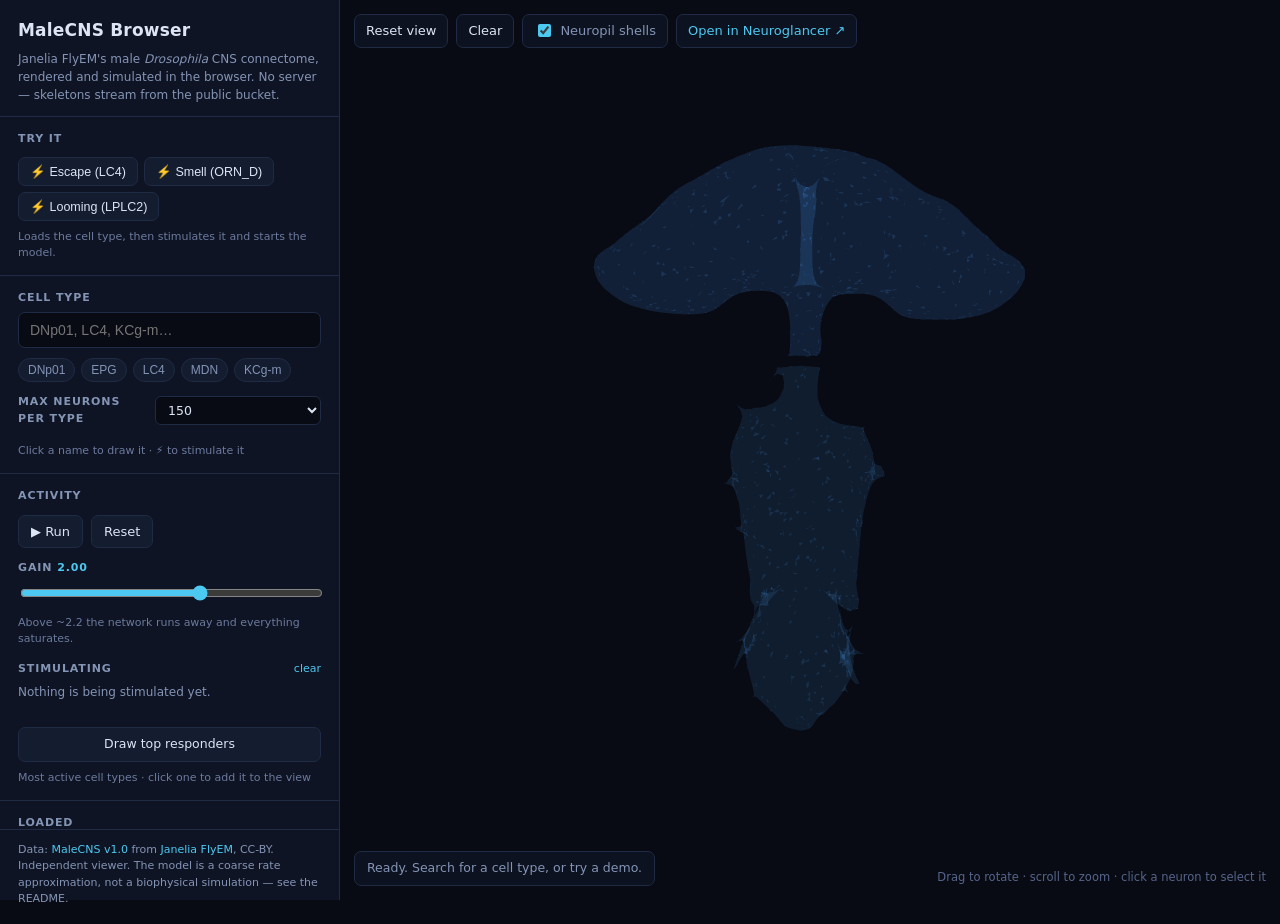
<file: index.html>
<!DOCTYPE html>
<html lang="en">
<head>
<meta charset="utf-8">
<meta name="viewport" content="width=device-width, initial-scale=1">
<title>MaleCNS Browser — the fly connectome, running</title>
<meta name="description" content="A static, backend-free 3D browser for the Janelia FlyEM male Drosophila CNS connectome, with a signed rate model you can stimulate and watch propagate.">
<link rel="icon" href="data:image/svg+xml,<svg xmlns='http://www.w3.org/2000/svg' viewBox='0 0 16 16'><text y='13' font-size='13'>🪰</text></svg>">
<link rel="stylesheet" href="assets/style.css">
</head>
<body>

<div id="app">
  <aside id="sidebar">
    <header>
      <h1>MaleCNS Browser</h1>
      <p class="sub">
        Janelia FlyEM's male <i>Drosophila</i> CNS connectome, rendered and simulated in
        the browser. No server — skeletons stream from the public bucket.
      </p>
    </header>

    <section class="panel">
      <h2>Try it</h2>
      <div class="examples demos">
        <button data-demo="LC4" title="Looming detectors drive the giant-fiber escape circuit">⚡ Escape (LC4)</button>
        <button data-demo="ORN_D" title="Olfactory receptor neurons drive projection neurons and the lateral horn">⚡ Smell (ORN_D)</button>
        <button data-demo="LPLC2" title="A second looming-sensitive population">⚡ Looming (LPLC2)</button>
      </div>
      <p class="hint-text">Loads the cell type, then stimulates it and starts the model.</p>
    </section>

    <section class="panel">
      <label class="field">
        <span class="label">Cell type</span>
        <input id="search" type="search" placeholder="DNp01, LC4, KCg-m…"
               autocomplete="off" spellcheck="false">
      </label>
      <div class="examples">
        <button data-example="DNp01" title="Giant fiber — the escape-response neuron">DNp01</button>
        <button data-example="EPG" title="Central-complex compass neurons">EPG</button>
        <button data-example="LC4" title="Lobula columnar — looming detection">LC4</button>
        <button data-example="MDN" title="Moonwalker — backward walking">MDN</button>
        <button data-example="KCg-m" title="Mushroom body Kenyon cells">KCg-m</button>
      </div>
      <label class="field inline">
        <span class="label">Max neurons per type</span>
        <select id="limit">
          <option value="50">50</option>
          <option value="150" selected>150</option>
          <option value="500">500</option>
          <option value="all">As many as possible</option>
        </select>
      </label>
      <ul id="results"></ul>
      <p class="hint-text">Click a name to draw it · ⚡ to stimulate it</p>
    </section>

    <section class="panel" id="sim-panel">
      <h2>Activity <span id="sim-active"></span></h2>

      <div class="transport">
        <button id="run">▶ Run</button>
        <button id="reset-sim">Reset</button>
        <span id="sim-time" class="mono"></span>
      </div>

      <label class="field slider">
        <span class="label">Gain <b id="gain-value">2.00</b></span>
        <input id="gain" type="range" min="0.5" max="3" step="0.05" value="2">
      </label>
      <p class="hint-text">Above ~2.2 the network runs away and everything saturates.</p>

      <div class="stim-head">
        <span class="label">Stimulating</span>
        <button id="clear-stim" class="link">clear</button>
      </div>
      <div id="stim-list"><span class="empty">Nothing is being stimulated yet.</span></div>

      <ul id="activity"></ul>
      <button id="load-responders" class="wide">Draw top responders</button>
      <p class="hint-text">Most active cell types · click one to add it to the view</p>
    </section>

    <section class="panel grow">
      <h2>Loaded <span id="neuron-count"></span></h2>
      <ul id="neurons"></ul>
    </section>

    <section class="panel" id="detail" hidden>
      <h2>Selected neuron</h2>
      <dl>
        <dt>Type</dt><dd id="detail-type"></dd>
        <dt>Body ID</dt><dd id="detail-body" class="mono"></dd>
        <dt>Presynapses</dt><dd id="detail-pre"></dd>
        <dt>Postsynapses</dt><dd id="detail-post"></dd>
      </dl>
      <div class="detail-actions">
        <button id="detail-stim">⚡ Stimulate this type</button>
        <a id="detail-neuprint" href="#" target="_blank" rel="noopener">neuPrint ↗</a>
      </div>
    </section>

    <footer>
      <p>
        Data: <a href="https://male-cns.janelia.org/" target="_blank" rel="noopener">MaleCNS
        v1.0</a> from <a href="https://www.janelia.org/project-team/flyem" target="_blank"
        rel="noopener">Janelia FlyEM</a>, CC-BY. Independent viewer. The model is a coarse
        rate approximation, not a biophysical simulation — see the README.
      </p>
    </footer>
  </aside>

  <main id="stage">
    <canvas id="viewport"></canvas>

    <div id="toolbar">
      <button id="reset-view">Reset view</button>
      <button id="clear">Clear</button>
      <label class="toggle">
        <input id="toggle-shells" type="checkbox" checked>
        <span>Neuropil shells</span>
      </label>
      <button id="open-ng" class="ghost">Open in Neuroglancer ↗</button>
    </div>

    <div id="status">Loading neuropil shells…</div>

    <div id="hint">Drag to rotate · scroll to zoom · click a neuron to select it</div>
  </main>
</div>

<script type="module" src="assets/app.js"></script>
</body>
</html>
</file>
<file: assets/style.css>
:root {
  --bg: #080b14;
  --panel: #0e1424;
  --panel-2: #141c30;
  --line: #1f2a44;
  --text: #dde5f5;
  --muted: #8494b4;
  --accent: #4cc9f0;
  --accent-dim: #1d5d78;
}

* { box-sizing: border-box; }

html, body {
  margin: 0;
  height: 100%;
  background: var(--bg);
  color: var(--text);
  font: 14px/1.5 ui-sans-serif, system-ui, -apple-system, "Segoe UI", Roboto, sans-serif;
  overscroll-behavior: none;
}

#app {
  display: grid;
  grid-template-columns: 340px 1fr;
  height: 100%;
}

/* ------------------------------------------------------------ sidebar */

#sidebar {
  display: flex;
  flex-direction: column;
  min-height: 0;
  background: var(--panel);
  border-right: 1px solid var(--line);
}

#sidebar header { padding: 18px 18px 12px; }

h1 {
  margin: 0;
  font-size: 17px;
  letter-spacing: 0.2px;
}

.sub {
  margin: 6px 0 0;
  font-size: 12px;
  line-height: 1.5;
  color: var(--muted);
}

.panel {
  padding: 14px 18px;
  border-top: 1px solid var(--line);
}

.panel.grow {
  flex: 1;
  min-height: 0;
  display: flex;
  flex-direction: column;
}

h2 {
  margin: 0 0 10px;
  font-size: 11px;
  font-weight: 600;
  letter-spacing: 0.9px;
  text-transform: uppercase;
  color: var(--muted);
}

#neuron-count {
  float: right;
  font-weight: 400;
  text-transform: none;
  letter-spacing: 0;
}

.field { display: block; }

.label {
  display: block;
  margin-bottom: 6px;
  font-size: 11px;
  font-weight: 600;
  letter-spacing: 0.9px;
  text-transform: uppercase;
  color: var(--muted);
}

#search {
  width: 100%;
  padding: 9px 11px;
  border: 1px solid var(--line);
  border-radius: 7px;
  background: var(--bg);
  color: var(--text);
  font-size: 14px;
}

#search:focus {
  outline: none;
  border-color: var(--accent-dim);
  box-shadow: 0 0 0 3px rgba(76, 201, 240, 0.12);
}

.examples {
  display: flex;
  flex-wrap: wrap;
  gap: 6px;
  margin: 10px 0 4px;
}

.examples button {
  padding: 4px 9px;
  border: 1px solid var(--line);
  border-radius: 999px;
  background: var(--panel-2);
  color: var(--muted);
  font-size: 12px;
  cursor: pointer;
}

.examples button:hover {
  border-color: var(--accent-dim);
  color: var(--text);
}

/* ------------------------------------------------------------ lists */

ul {
  margin: 0;
  padding: 0;
  list-style: none;
}

#results {
  max-height: 208px;
  overflow-y: auto;
  margin-top: 8px;
}

#neurons {
  flex: 1;
  min-height: 0;
  overflow-y: auto;
}

#results li + li, #neurons li + li, #activity li + li { margin-top: 2px; }

#results li { display: flex; align-items: center; gap: 2px; }

#results .result { flex: 1; min-width: 0; }

.zap {
  flex: none;
  padding: 5px 7px;
  border: 0;
  border-radius: 6px;
  background: transparent;
  font-size: 13px;
  line-height: 1;
  cursor: pointer;
  opacity: 0.45;
}

.zap:hover { background: var(--panel-2); opacity: 1; }

.result, .neuron {
  display: flex;
  align-items: center;
  gap: 8px;
  width: 100%;
  padding: 6px 8px;
  border: 0;
  border-radius: 6px;
  background: transparent;
  color: var(--text);
  font: inherit;
  text-align: left;
  cursor: pointer;
}

.result:hover, .neuron:hover { background: var(--panel-2); }

.result.active, .neuron.active {
  background: var(--accent-dim);
  color: #fff;
}

.result .name { flex: 1; }

.result .count, .neuron .syn {
  font-size: 11px;
  color: var(--muted);
  font-variant-numeric: tabular-nums;
}

.result.active .count, .neuron.active .syn { color: #cfefff; }

.swatch {
  flex: none;
  width: 9px;
  height: 9px;
  border-radius: 2px;
}

.neuron .body {
  flex: 1;
  font-family: ui-monospace, SFMono-Regular, Menlo, monospace;
  font-size: 12px;
}

.empty {
  padding: 8px;
  font-size: 12px;
  color: var(--muted);
}

/* ------------------------------------------------------------ detail */

dl {
  display: grid;
  grid-template-columns: auto 1fr;
  gap: 4px 12px;
  margin: 0 0 10px;
  font-size: 13px;
}

dt { color: var(--muted); }

dd {
  margin: 0;
  text-align: right;
  font-variant-numeric: tabular-nums;
}

.mono { font-family: ui-monospace, SFMono-Regular, Menlo, monospace; }

#detail a, footer a { color: var(--accent); text-decoration: none; }

#detail a:hover, footer a:hover { text-decoration: underline; }

footer {
  padding: 12px 18px 16px;
  border-top: 1px solid var(--line);
  font-size: 11px;
  line-height: 1.5;
  color: var(--muted);
}

footer p { margin: 0; }

/* ------------------------------------------------------------ stage */

#stage { position: relative; min-width: 0; }

#viewport {
  display: block;
  width: 100%;
  height: 100%;
  touch-action: none;
}

#toolbar {
  position: absolute;
  top: 14px;
  left: 14px;
  display: flex;
  flex-wrap: wrap;
  align-items: center;
  gap: 8px;
}

#toolbar button {
  padding: 6px 11px;
  border: 1px solid var(--line);
  border-radius: 7px;
  background: rgba(14, 20, 36, 0.86);
  color: var(--text);
  font: inherit;
  font-size: 13px;
  cursor: pointer;
  backdrop-filter: blur(6px);
}

#toolbar button:hover { border-color: var(--accent-dim); }

#toolbar button.ghost { color: var(--accent); }

.toggle {
  display: flex;
  align-items: center;
  gap: 6px;
  padding: 6px 11px;
  border: 1px solid var(--line);
  border-radius: 7px;
  background: rgba(14, 20, 36, 0.86);
  font-size: 13px;
  color: var(--muted);
  cursor: pointer;
  backdrop-filter: blur(6px);
}

.toggle input { accent-color: var(--accent); }

#status {
  position: absolute;
  left: 14px;
  bottom: 14px;
  max-width: calc(100% - 28px);
  padding: 7px 12px;
  border: 1px solid var(--line);
  border-radius: 7px;
  background: rgba(14, 20, 36, 0.86);
  font-size: 12.5px;
  color: var(--muted);
  backdrop-filter: blur(6px);
}

#status.busy { color: var(--accent); }

#hint {
  position: absolute;
  right: 14px;
  bottom: 14px;
  font-size: 11.5px;
  color: #56658a;
  pointer-events: none;
}

/* ------------------------------------------------------------ narrow screens */

@media (max-width: 860px) {
  #app {
    grid-template-columns: 1fr;
    grid-template-rows: 46vh 1fr;
  }

  #sidebar {
    border-right: 0;
    border-bottom: 1px solid var(--line);
    overflow-y: auto;
  }

  .panel.grow { flex: none; }

  #neurons { max-height: 180px; }

  #hint { display: none; }
}

/* ------------------------------------------------------------ simulation */

.demos { margin: 0 0 8px; }

.demos button {
  padding: 6px 11px;
  border-radius: 7px;
  background: var(--panel-2);
  color: var(--text);
  font-size: 12.5px;
}

.demos button:hover { border-color: var(--accent); color: #fff; }

.hint-text {
  margin: 8px 0 0;
  font-size: 11px;
  line-height: 1.45;
  color: #6b7a9c;
}

.field.inline {
  display: flex;
  align-items: center;
  justify-content: space-between;
  gap: 10px;
  margin-top: 12px;
}

.field.inline .label { margin: 0; }

#limit {
  padding: 5px 8px;
  border: 1px solid var(--line);
  border-radius: 6px;
  background: var(--bg);
  color: var(--text);
  font: inherit;
  font-size: 12.5px;
}

.transport {
  display: flex;
  align-items: center;
  gap: 8px;
  margin-bottom: 12px;
}

.transport button {
  padding: 6px 12px;
  border: 1px solid var(--line);
  border-radius: 7px;
  background: var(--panel-2);
  color: var(--text);
  font: inherit;
  font-size: 13px;
  cursor: pointer;
}

.transport button:hover { border-color: var(--accent-dim); }

#run.active { background: var(--accent-dim); border-color: var(--accent); color: #fff; }

#sim-time { margin-left: auto; font-size: 12px; color: var(--muted); }

#sim-active {
  float: right;
  font-weight: 400;
  text-transform: none;
  letter-spacing: 0;
}

.field.slider { margin-bottom: 2px; }

.field.slider .label b { color: var(--accent); font-variant-numeric: tabular-nums; }

#gain { width: 100%; accent-color: var(--accent); }

.stim-head {
  display: flex;
  align-items: baseline;
  justify-content: space-between;
  margin: 14px 0 6px;
}

.stim-head .label { margin: 0; }

.link {
  border: 0;
  background: none;
  padding: 0;
  color: var(--accent);
  font: inherit;
  font-size: 11px;
  cursor: pointer;
}

.link:hover { text-decoration: underline; }

#stim-list {
  display: flex;
  flex-wrap: wrap;
  gap: 5px;
  min-height: 22px;
}

#stim-list .empty { padding: 0; }

.stim-chip {
  display: inline-flex;
  align-items: center;
  gap: 6px;
  padding: 3px 8px;
  border: 1px solid var(--accent-dim);
  border-radius: 999px;
  background: rgba(76, 201, 240, 0.12);
  color: var(--text);
  font: inherit;
  font-size: 11.5px;
  cursor: pointer;
}

.stim-chip:hover { border-color: var(--accent); }

#activity { margin-top: 12px; max-height: 240px; overflow-y: auto; }

.act {
  position: relative;
  display: flex;
  align-items: center;
  gap: 8px;
  width: 100%;
  padding: 5px 8px;
  border: 0;
  border-radius: 6px;
  background: transparent;
  color: var(--text);
  font: inherit;
  text-align: left;
  cursor: pointer;
  overflow: hidden;
}

.act .bar {
  position: absolute;
  left: 0;
  top: 0;
  bottom: 0;
  border-radius: 6px;
  opacity: 0.28;
}

.act .name {
  position: relative;
  flex: 1;
  min-width: 0;
  overflow: hidden;
  text-overflow: ellipsis;
  white-space: nowrap;
  font-size: 12.5px;
}

.act .val {
  position: relative;
  font-size: 11px;
  color: var(--muted);
  font-variant-numeric: tabular-nums;
}

.act:hover .bar { opacity: 0.45; }

.detail-actions {
  display: flex;
  align-items: center;
  justify-content: space-between;
  gap: 10px;
}

#detail-stim {
  padding: 6px 10px;
  border: 1px solid var(--accent-dim);
  border-radius: 7px;
  background: var(--panel-2);
  color: var(--text);
  font: inherit;
  font-size: 12.5px;
  cursor: pointer;
}

#detail-stim:hover { border-color: var(--accent); }

.wide {
  width: 100%;
  margin-top: 10px;
  padding: 7px 12px;
  border: 1px solid var(--line);
  border-radius: 7px;
  background: var(--panel-2);
  color: var(--text);
  font: inherit;
  font-size: 12.5px;
  cursor: pointer;
}

.wide:hover { border-color: var(--accent); }
</file>
